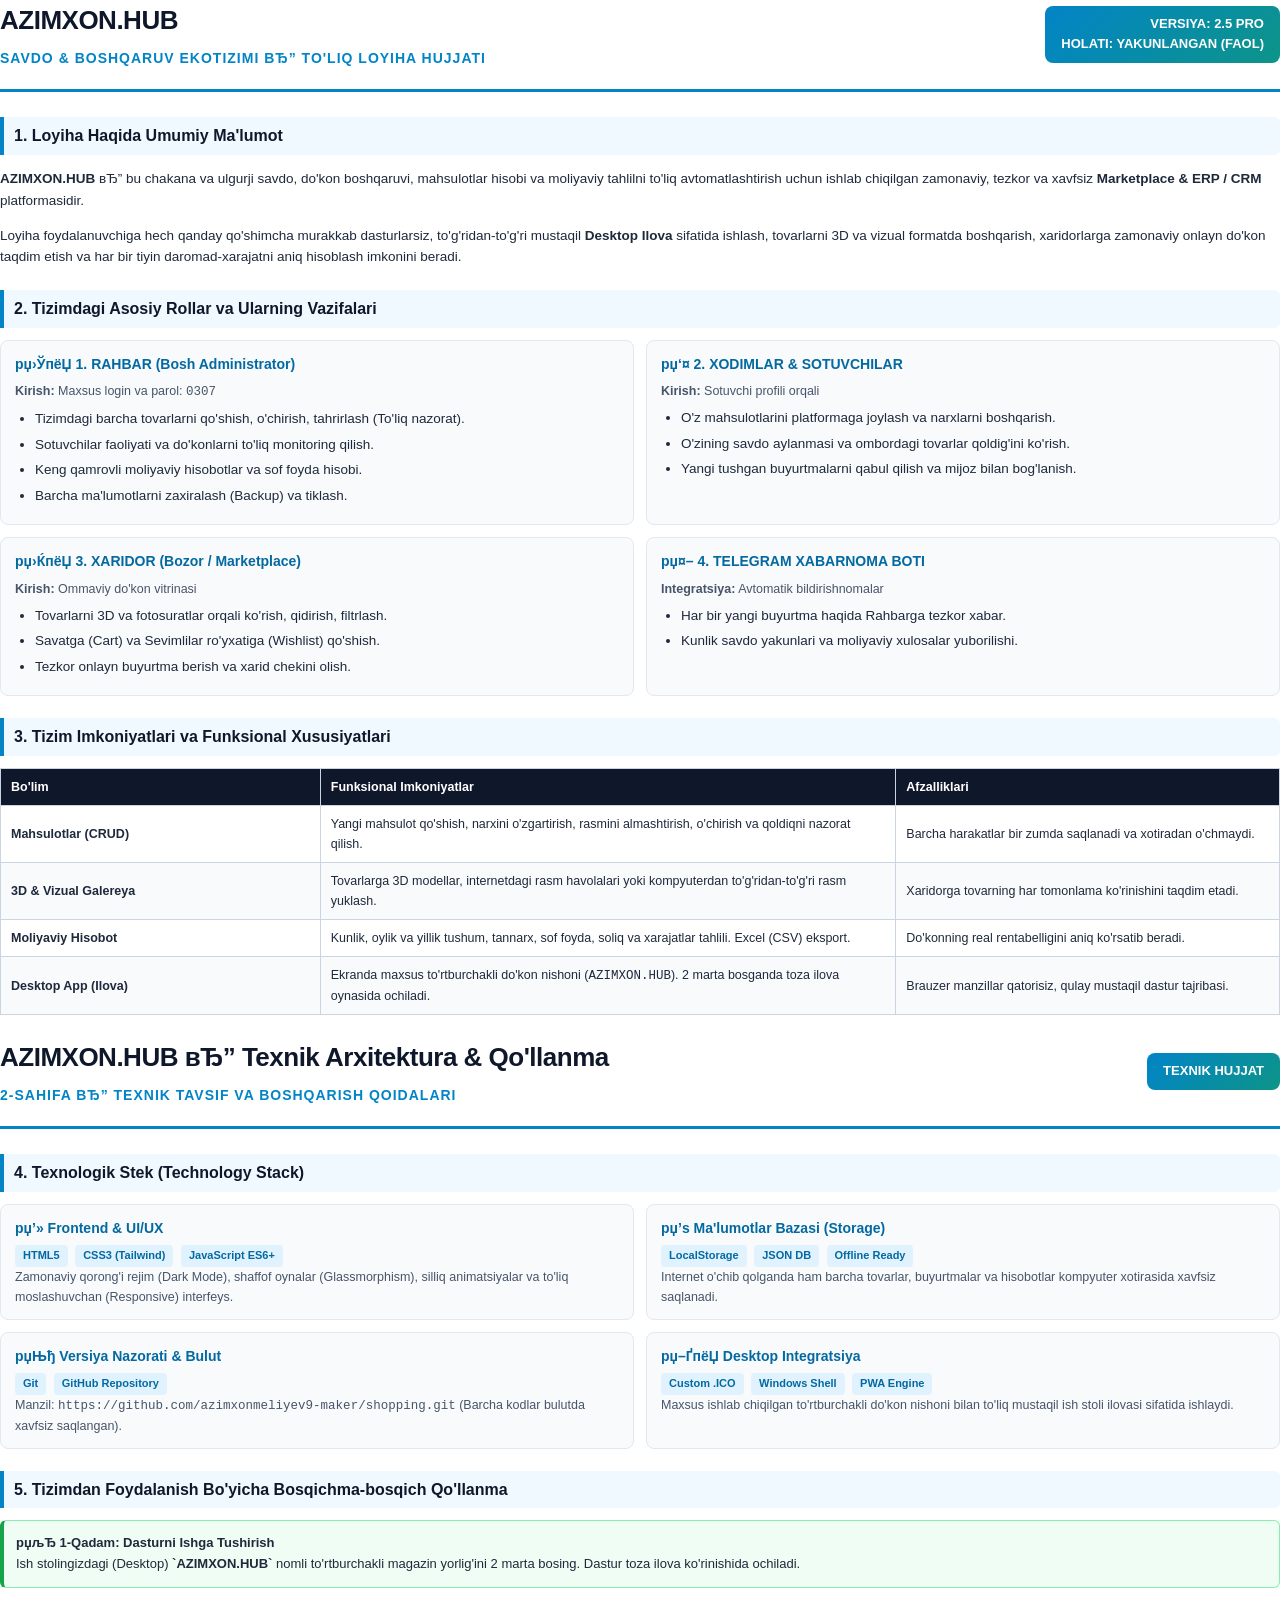
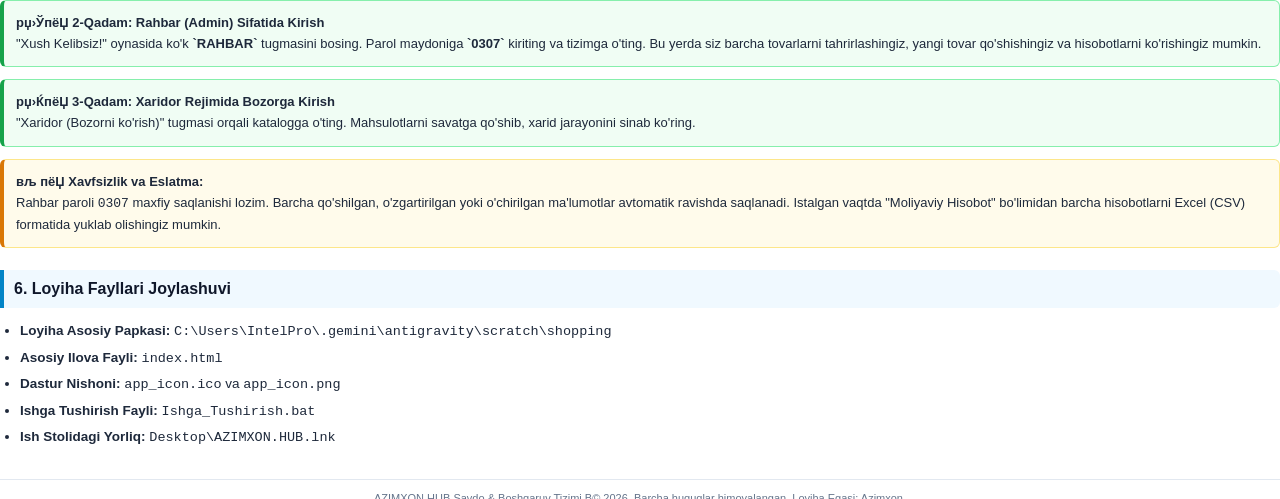
<file: loyiha_hujjati.html>
﻿<!DOCTYPE html>
<html lang="uz">
<head>
    <meta charset="UTF-8">
    <title>AZIMXON.HUB вЂ” Loyiha Hujjati va To'liq Qo'llanma</title>
    <style>
        @page {
            size: A4;
            margin: 18mm 16mm 18mm 16mm;
        }
        * {
            box-sizing: border-box;
            -webkit-print-color-adjust: exact !important;
            print-color-adjust: exact !important;
        }
        body {
            font-family: 'Segoe UI', Arial, sans-serif;
            color: #1e293b;
            background: #ffffff;
            line-height: 1.6;
            margin: 0;
            padding: 0;
            font-size: 13.5px;
        }
        .header {
            border-bottom: 3px solid #0284c7;
            padding-bottom: 20px;
            margin-bottom: 25px;
            display: flex;
            justify-content: space-between;
            align-items: center;
        }
        .header-title h1 {
            color: #0f172a;
            font-size: 26px;
            margin: 0 0 5px 0;
            font-weight: 800;
            letter-spacing: -0.5px;
        }
        .header-title p {
            color: #0284c7;
            font-size: 14px;
            font-weight: 600;
            margin: 0;
            text-transform: uppercase;
            letter-spacing: 1px;
        }
        .badge {
            background: linear-gradient(135deg, #0284c7, #0d9488);
            color: white;
            padding: 8px 16px;
            border-radius: 8px;
            font-weight: bold;
            font-size: 13px;
            text-align: right;
        }
        .section {
            margin-bottom: 22px;
            page-break-inside: avoid;
        }
        .section-title {
            color: #0f172a;
            font-size: 16px;
            font-weight: 700;
            border-left: 4px solid #0284c7;
            padding-left: 10px;
            margin-bottom: 12px;
            background: #f0f9ff;
            padding-top: 6px;
            padding-bottom: 6px;
            border-radius: 0 6px 6px 0;
        }
        .card-grid {
            display: grid;
            grid-template-columns: repeat(2, 1fr);
            gap: 12px;
            margin-bottom: 15px;
        }
        .card {
            background: #f8fafc;
            border: 1px solid #e2e8f0;
            border-radius: 8px;
            padding: 12px 14px;
        }
        .card h4 {
            margin: 0 0 6px 0;
            color: #0369a1;
            font-size: 14px;
            font-weight: 700;
            display: flex;
            align-items: center;
            gap: 6px;
        }
        .card p {
            margin: 0;
            font-size: 12.5px;
            color: #475569;
        }
        table {
            width: 100%;
            border-collapse: collapse;
            margin-top: 10px;
            margin-bottom: 15px;
            font-size: 12.5px;
        }
        th, td {
            border: 1px solid #cbd5e1;
            padding: 8px 10px;
            text-align: left;
        }
        th {
            background-color: #0f172a;
            color: #ffffff;
            font-weight: 600;
        }
        tr:nth-child(even) {
            background-color: #f8fafc;
        }
        .highlight-box {
            background: #f0fdf4;
            border: 1px solid #86efac;
            border-left: 4px solid #16a34a;
            border-radius: 6px;
            padding: 12px;
            margin: 12px 0;
            font-size: 13px;
        }
        .alert-box {
            background: #fffbeb;
            border: 1px solid #fde68a;
            border-left: 4px solid #d97706;
            border-radius: 6px;
            padding: 12px;
            margin: 12px 0;
            font-size: 13px;
        }
        ul {
            margin: 6px 0;
            padding-left: 20px;
        }
        li {
            margin-bottom: 4px;
        }
        .footer {
            margin-top: 30px;
            border-top: 1px solid #e2e8f0;
            padding-top: 10px;
            font-size: 11px;
            color: #64748b;
            text-align: center;
        }
        .tag {
            display: inline-block;
            background: #e0f2fe;
            color: #0369a1;
            padding: 2px 8px;
            border-radius: 4px;
            font-size: 11px;
            font-weight: 600;
            margin-right: 4px;
        }
        .page-break {
            page-break-before: always;
        }
    </style>
</head>
<body>

    <!-- 1-SAHIFA -->
    <div class="header">
        <div class="header-title">
            <h1>AZIMXON.HUB</h1>
            <p>Savdo & Boshqaruv Ekotizimi вЂ” To'liq Loyiha Hujjati</p>
        </div>
        <div class="badge">
            VERSIYA: 2.5 PRO<br>
            HOLATI: YAKUNLANGAN (FAOL)
        </div>
    </div>

    <div class="section">
        <div class="section-title">1. Loyiha Haqida Umumiy Ma'lumot</div>
        <p>
            <strong>AZIMXON.HUB</strong> вЂ” bu chakana va ulgurji savdo, do'kon boshqaruvi, mahsulotlar hisobi va moliyaviy tahlilni to'liq avtomatlashtirish uchun ishlab chiqilgan zamonaviy, tezkor va xavfsiz <strong>Marketplace & ERP / CRM</strong> platformasidir.
        </p>
        <p>
            Loyiha foydalanuvchiga hech qanday qo'shimcha murakkab dasturlarsiz, to'g'ridan-to'g'ri mustaqil <strong>Desktop Ilova</strong> sifatida ishlash, tovarlarni 3D va vizual formatda boshqarish, xaridorlarga zamonaviy onlayn do'kon taqdim etish va har bir tiyin daromad-xarajatni aniq hisoblash imkonini beradi.
        </p>
    </div>

    <div class="section">
        <div class="section-title">2. Tizimdagi Asosiy Rollar va Ularning Vazifalari</div>
        <div class="card-grid">
            <div class="card">
                <h4>рџ›ЎпёЏ 1. RAHBAR (Bosh Administrator)</h4>
                <p><strong>Kirish:</strong> Maxsus login va parol: <code>0307</code></p>
                <ul>
                    <li>Tizimdagi barcha tovarlarni qo'shish, o'chirish, tahrirlash (To'liq nazorat).</li>
                    <li>Sotuvchilar faoliyati va do'konlarni to'liq monitoring qilish.</li>
                    <li>Keng qamrovli moliyaviy hisobotlar va sof foyda hisobi.</li>
                    <li>Barcha ma'lumotlarni zaxiralash (Backup) va tiklash.</li>
                </ul>
            </div>
            <div class="card">
                <h4>рџ‘¤ 2. XODIMLAR & SOTUVCHILAR</h4>
                <p><strong>Kirish:</strong> Sotuvchi profili orqali</p>
                <ul>
                    <li>O'z mahsulotlarini platformaga joylash va narxlarni boshqarish.</li>
                    <li>O'zining savdo aylanmasi va ombordagi tovarlar qoldig'ini ko'rish.</li>
                    <li>Yangi tushgan buyurtmalarni qabul qilish va mijoz bilan bog'lanish.</li>
                </ul>
            </div>
            <div class="card">
                <h4>рџ›ЌпёЏ 3. XARIDOR (Bozor / Marketplace)</h4>
                <p><strong>Kirish:</strong> Ommaviy do'kon vitrinasi</p>
                <ul>
                    <li>Tovarlarni 3D va fotosuratlar orqali ko'rish, qidirish, filtrlash.</li>
                    <li>Savatga (Cart) va Sevimlilar ro'yxatiga (Wishlist) qo'shish.</li>
                    <li>Tezkor onlayn buyurtma berish va xarid chekini olish.</li>
                </ul>
            </div>
            <div class="card">
                <h4>рџ¤– 4. TELEGRAM XABARNOMA BOTI</h4>
                <p><strong>Integratsiya:</strong> Avtomatik bildirishnomalar</p>
                <ul>
                    <li>Har bir yangi buyurtma haqida Rahbarga tezkor xabar.</li>
                    <li>Kunlik savdo yakunlari va moliyaviy xulosalar yuborilishi.</li>
                </ul>
            </div>
        </div>
    </div>

    <div class="section">
        <div class="section-title">3. Tizim Imkoniyatlari va Funksional Xususiyatlari</div>
        <table>
            <thead>
                <tr>
                    <th style="width: 25%;">Bo'lim</th>
                    <th style="width: 45%;">Funksional Imkoniyatlar</th>
                    <th style="width: 30%;">Afzalliklari</th>
                </tr>
            </thead>
            <tbody>
                <tr>
                    <td><strong>Mahsulotlar (CRUD)</strong></td>
                    <td>Yangi mahsulot qo'shish, narxini o'zgartirish, rasmini almashtirish, o'chirish va qoldiqni nazorat qilish.</td>
                    <td>Barcha harakatlar bir zumda saqlanadi va xotiradan o'chmaydi.</td>
                </tr>
                <tr>
                    <td><strong>3D & Vizual Galereya</strong></td>
                    <td>Tovarlarga 3D modellar, internetdagi rasm havolalari yoki kompyuterdan to'g'ridan-to'g'ri rasm yuklash.</td>
                    <td>Xaridorga tovarning har tomonlama ko'rinishini taqdim etadi.</td>
                </tr>
                <tr>
                    <td><strong>Moliyaviy Hisobot</strong></td>
                    <td>Kunlik, oylik va yillik tushum, tannarx, sof foyda, soliq va xarajatlar tahlili. Excel (CSV) eksport.</td>
                    <td>Do'konning real rentabelligini aniq ko'rsatib beradi.</td>
                </tr>
                <tr>
                    <td><strong>Desktop App (Ilova)</strong></td>
                    <td>Ekranda maxsus to'rtburchakli do'kon nishoni (<code>AZIMXON.HUB</code>). 2 marta bosganda toza ilova oynasida ochiladi.</td>
                    <td>Brauzer manzillar qatorisiz, qulay mustaqil dastur tajribasi.</td>
                </tr>
            </tbody>
        </table>
    </div>

    <!-- 2-SAHIFA -->
    <div class="page-break"></div>

    <div class="header">
        <div class="header-title">
            <h1>AZIMXON.HUB вЂ” Texnik Arxitektura & Qo'llanma</h1>
            <p>2-Sahifa вЂ” Texnik Tavsif va Boshqarish Qoidalari</p>
        </div>
        <div class="badge">TEXNIK HUJJAT</div>
    </div>

    <div class="section">
        <div class="section-title">4. Texnologik Stek (Technology Stack)</div>
        <div class="card-grid">
            <div class="card">
                <h4>рџ’» Frontend & UI/UX</h4>
                <p><span class="tag">HTML5</span> <span class="tag">CSS3 (Tailwind)</span> <span class="tag">JavaScript ES6+</span></p>
                <p>Zamonaviy qorong'i rejim (Dark Mode), shaffof oynalar (Glassmorphism), silliq animatsiyalar va to'liq moslashuvchan (Responsive) interfeys.</p>
            </div>
            <div class="card">
                <h4>рџ’ѕ Ma'lumotlar Bazasi (Storage)</h4>
                <p><span class="tag">LocalStorage</span> <span class="tag">JSON DB</span> <span class="tag">Offline Ready</span></p>
                <p>Internet o'chib qolganda ham barcha tovarlar, buyurtmalar va hisobotlar kompyuter xotirasida xavfsiz saqlanadi.</p>
            </div>
            <div class="card">
                <h4>рџЊђ Versiya Nazorati & Bulut</h4>
                <p><span class="tag">Git</span> <span class="tag">GitHub Repository</span></p>
                <p>Manzil: <code>https://github.com/azimxonmeliyev9-maker/shopping.git</code> (Barcha kodlar bulutda xavfsiz saqlangan).</p>
            </div>
            <div class="card">
                <h4>рџ–ҐпёЏ Desktop Integratsiya</h4>
                <p><span class="tag">Custom .ICO</span> <span class="tag">Windows Shell</span> <span class="tag">PWA Engine</span></p>
                <p>Maxsus ishlab chiqilgan to'rtburchakli do'kon nishoni bilan to'liq mustaqil ish stoli ilovasi sifatida ishlaydi.</p>
            </div>
        </div>
    </div>

    <div class="section">
        <div class="section-title">5. Tizimdan Foydalanish Bo'yicha Bosqichma-bosqich Qo'llanma</div>
        
        <div class="highlight-box">
            <strong>рџљЂ 1-Qadam: Dasturni Ishga Tushirish</strong><br>
            Ish stolingizdagi (Desktop) <strong>`AZIMXON.HUB`</strong> nomli to'rtburchakli magazin yorlig'ini 2 marta bosing. Dastur toza ilova ko'rinishida ochiladi.
        </div>

        <div class="highlight-box">
            <strong>рџ›ЎпёЏ 2-Qadam: Rahbar (Admin) Sifatida Kirish</strong><br>
            "Xush Kelibsiz!" oynasida ko'k <strong>`RAHBAR`</strong> tugmasini bosing. Parol maydoniga <strong>`0307`</strong> kiriting va tizimga o'ting. Bu yerda siz barcha tovarlarni tahrirlashingiz, yangi tovar qo'shishingiz va hisobotlarni ko'rishingiz mumkin.
        </div>

        <div class="highlight-box">
            <strong>рџ›ЌпёЏ 3-Qadam: Xaridor Rejimida Bozorga Kirish</strong><br>
            "Xaridor (Bozorni ko'rish)" tugmasi orqali katalogga o'ting. Mahsulotlarni savatga qo'shib, xarid jarayonini sinab ko'ring.
        </div>

        <div class="alert-box">
            <strong>вљ пёЏ Xavfsizlik va Eslatma:</strong><br>
            Rahbar paroli <code>0307</code> maxfiy saqlanishi lozim. Barcha qo'shilgan, o'zgartirilgan yoki o'chirilgan ma'lumotlar avtomatik ravishda saqlanadi. Istalgan vaqtda "Moliyaviy Hisobot" bo'limidan barcha hisobotlarni Excel (CSV) formatida yuklab olishingiz mumkin.
        </div>
    </div>

    <div class="section">
        <div class="section-title">6. Loyiha Fayllari Joylashuvi</div>
        <ul>
            <li><strong>Loyiha Asosiy Papkasi:</strong> <code>C:\Users\IntelPro\.gemini\antigravity\scratch\shopping</code></li>
            <li><strong>Asosiy Ilova Fayli:</strong> <code>index.html</code></li>
            <li><strong>Dastur Nishoni:</strong> <code>app_icon.ico</code> va <code>app_icon.png</code></li>
            <li><strong>Ishga Tushirish Fayli:</strong> <code>Ishga_Tushirish.bat</code></li>
            <li><strong>Ish Stolidagi Yorliq:</strong> <code>Desktop\AZIMXON.HUB.lnk</code></li>
        </ul>
    </div>

    <div class="footer">
        AZIMXON.HUB Savdo & Boshqaruv Tizimi В© 2026. Barcha huquqlar himoyalangan. Loyiha Egasi: Azimxon.
    </div>

</body>
</html>
</file>
